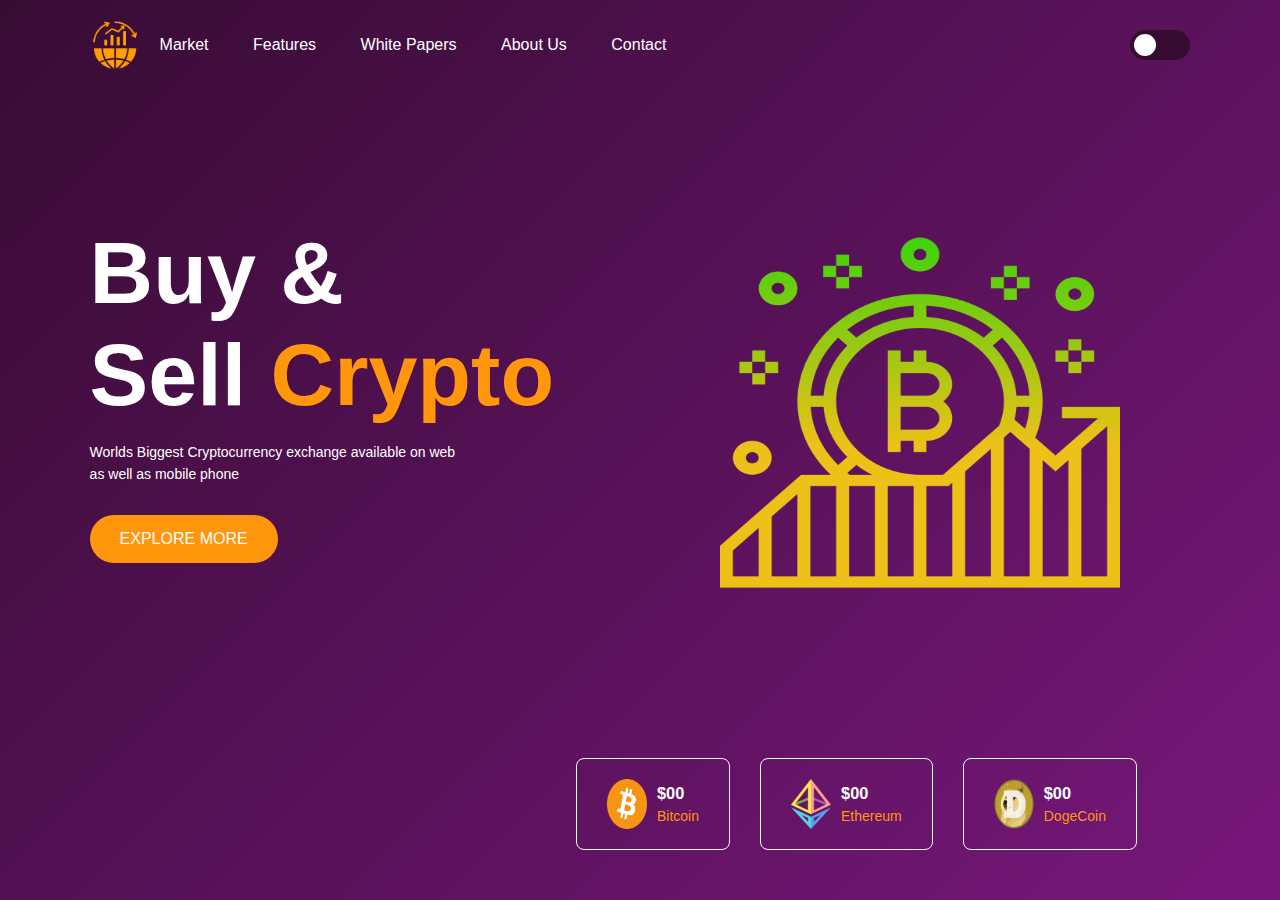
<file: index.html>
<!DOCTYPE html>
<html lang="en">
<head>
    <meta charset="UTF-8">
    <meta name="viewport" content="width=device-width, initial-scale=1.0">
    <title>Cryptocurrency Trading</title>
    <script src="index.js" defer></script>
    <link rel="stylesheet" href="index.css">
</head>
<body>
    <div class="container">
        <nav>
            <img src="images/TradeX2.png" alt="" class="logo">
            <ul>
                <li><a href="market.html">Market</a></li>
                <li><a href="feature.html">Features</a></li>
                <li><a href="">White Papers</a></li>
                <li><a href="about.html">About Us</a></li>
                <li><a href="">Contact</a></li>

            </ul>
            
            <label class="toggle">
                <input type="checkbox" id="toggleButton">
                <span class="slider"></span>
            </label>
        </nav>
        <div class="crypto-image">
            <img src="images/cryptocurrency.png">
          </div>
           
        <div class="content">
            <h1>Buy & <br>Sell <span>Crypto</span> </h1>
            <p>Worlds Biggest Cryptocurrency exchange available on web <br>as well as mobile phone</p>
            <a href="feature.html" class="btn">EXPLORE MORE</a>
        </div>

        <div class="coin-list">
            <div class="coin">
                <img src="images/Bitcoin.png" alt=""  class="images">
                <div>
                    <h3 class="h">$00</h3>
                    <p>Bitcoin</p>
                </div>
            </div>
            <div class="coin">
                <img src="images/Ethereum.png" alt="" class="images">
                <div>
                    <h3 class="h">$00</h3>
                    <p>Ethereum</p>
                </div>
            </div>
            <div class="coin">
                <img src="images/Dogecoin.png" alt="" class="images">
                <div>
                    <h3 class="h">$00</h3>
                    <p>DogeCoin</p>
                </div>
            </div>
            
        </div>
    </div>
</body>
</html>
</file>
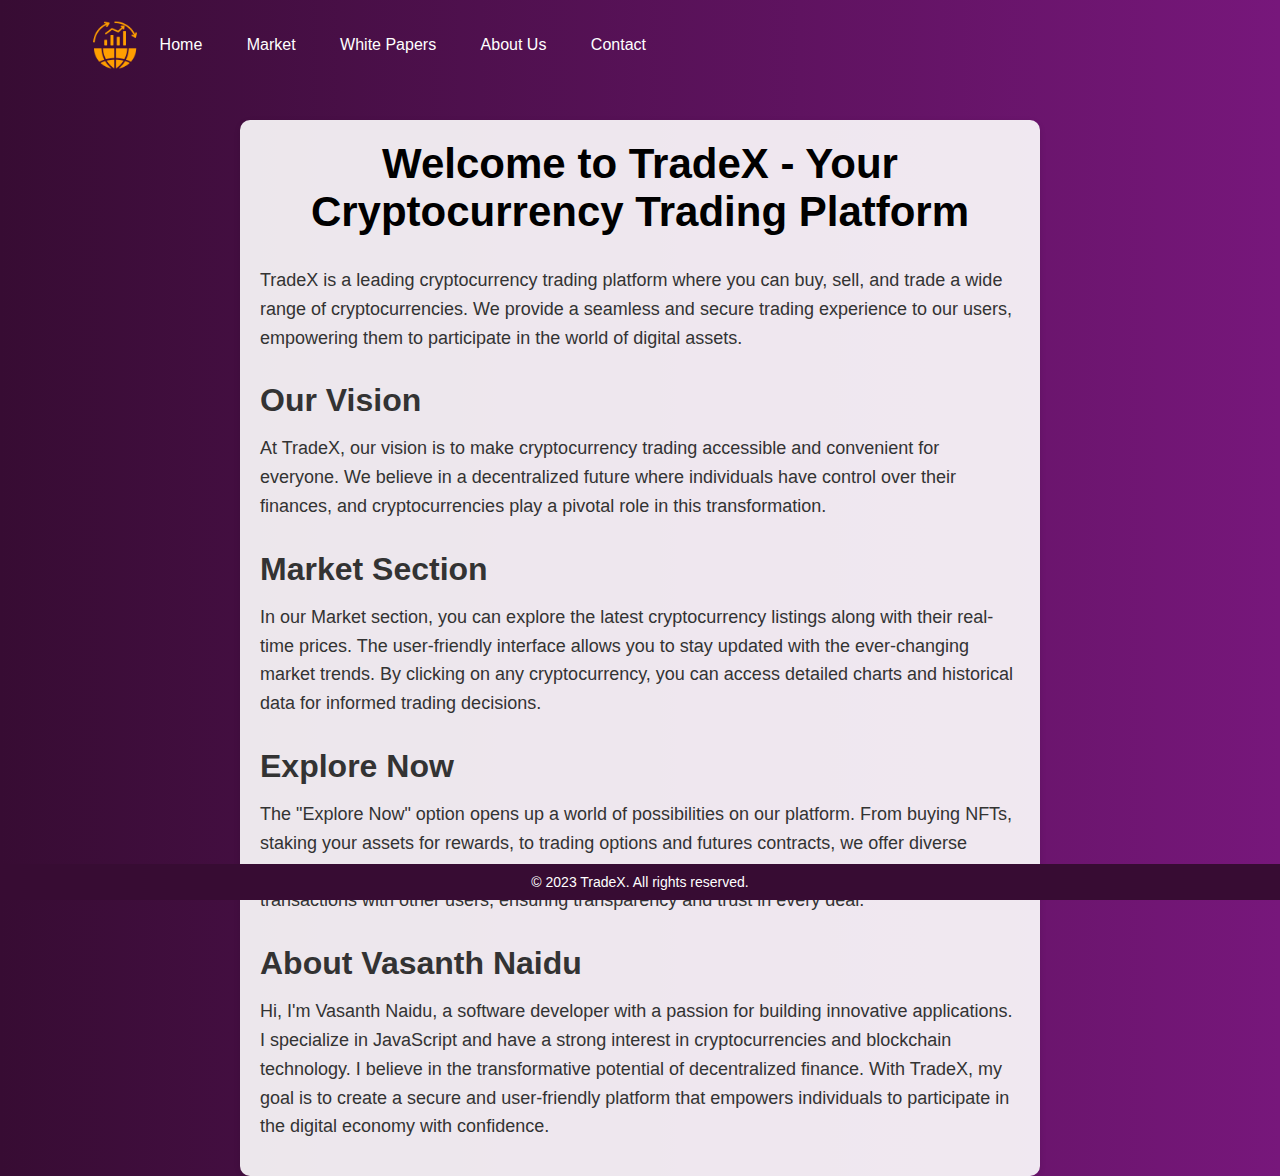
<file: about.html>
<!DOCTYPE html>
<html lang="en">
<head>
    <meta charset="UTF-8">
    <meta name="viewport" content="width=device-width, initial-scale=1.0">
    <title>About Us - TradeX</title>
    <link rel="stylesheet" href="about.css">
</head>
<body>
    <header>
        <nav>
            <img src="images/TradeX2.png" alt="TradeX" class="logo">
            <ul>
                <li><a href="index.html">Home</a></li>
                <li><a href="market.html">Market</a></li>
                <li><a href="">White Papers</a></li>
                <li><a href="about.html">About Us</a></li>
                <li><a href="">Contact</a></li>
            </ul>
        </nav>
    </header>

    <main class="about-content">
        <h1>Welcome to TradeX - Your Cryptocurrency Trading Platform</h1>
        <p>
            TradeX is a leading cryptocurrency trading platform where you can buy, sell, and trade a wide range of cryptocurrencies. We provide a seamless and secure trading experience to our users, empowering them to participate in the world of digital assets.
        </p>

        <h2>Our Vision</h2>
        <p>
            At TradeX, our vision is to make cryptocurrency trading accessible and convenient for everyone. We believe in a decentralized future where individuals have control over their finances, and cryptocurrencies play a pivotal role in this transformation.
        </p>

        <h2>Market Section</h2>
        <p>
            In our Market section, you can explore the latest cryptocurrency listings along with their real-time prices. The user-friendly interface allows you to stay updated with the ever-changing market trends. By clicking on any cryptocurrency, you can access detailed charts and historical data for informed trading decisions.
        </p>

        <h2>Explore Now</h2>
        <p>
            The "Explore Now" option opens up a world of possibilities on our platform. From buying NFTs, staking your assets for rewards, to trading options and futures contracts, we offer diverse features to cater to different trading preferences. Our peer-to-peer buying option enables direct transactions with other users, ensuring transparency and trust in every deal.
        </p>

        <h2>About Vasanth Naidu</h2>
        <p>
            Hi, I'm Vasanth Naidu, a software developer with a passion for building innovative applications. I specialize in JavaScript and have a strong interest in cryptocurrencies and blockchain technology. I believe in the transformative potential of decentralized finance. With TradeX, my goal is to create a secure and user-friendly platform that empowers individuals to participate in the digital economy with confidence.
        </p>
    </main>

    <footer>
        <p>&copy; 2023 TradeX. All rights reserved.</p>
    </footer>
  
</body>
</html>
</file>
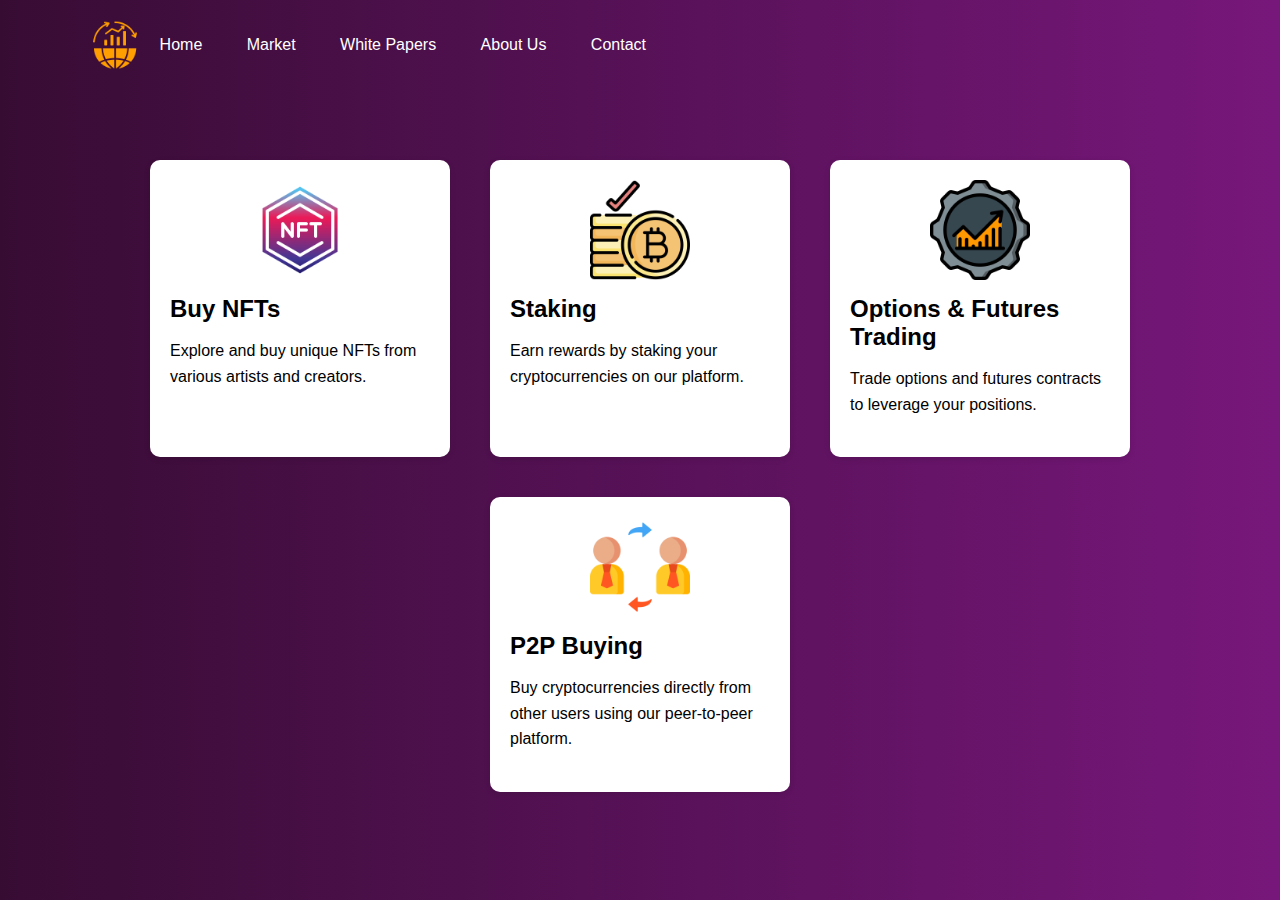
<file: feature.html>
<!DOCTYPE html>
<html lang="en">
<head>
    
    <title>Trading Features</title>
    <link rel="stylesheet" href="feature.css">
</head>
<body>
   <div class="container">
    <nav>
        <img src="images/TradeX2.png" alt="" class="logo">
        <ul>
            <li><a href="index.html">Home</a></li>
            <li><a href="market.html">Market</a></li>
            <li><a href="">White Papers</a></li>
            <li><a href="about.html">About Us</a></li>
            <li><a href="">Contact</a></li>

        </ul>
    
    </nav>
   </div>
    <div class="feature-cards">
        <div class="card">
            <img src="images/nft.png" alt="Buy NFTs" class="card-image">
            <h2>Buy NFTs</h2>
            <p>Explore and buy unique NFTs from various artists and creators.</p>
            
        </div>
        <div class="card">
            <img src="images/staking.png" alt="Staking" class="card-image">
            <h2>Staking</h2>
            <p>Earn rewards by staking your cryptocurrencies on our platform.</p>
            
        </div>
        <div class="card">
            <img src="images/option.png" alt="Options & Futures Trading" class="card-image">
            <h2>Options & Futures Trading</h2>
            <p>Trade options and futures contracts to leverage your positions.</p>
            
        </div>
        <div class="card">
            <img src="images/p2p.png" alt="P2P Buying" class="card-image">
            <h2>P2P Buying</h2>
            <p>Buy cryptocurrencies directly from other users using our peer-to-peer platform.</p>
            
        </div>
    </div>
    <!-- ...existing content... -->
</body>
</html>
</file>
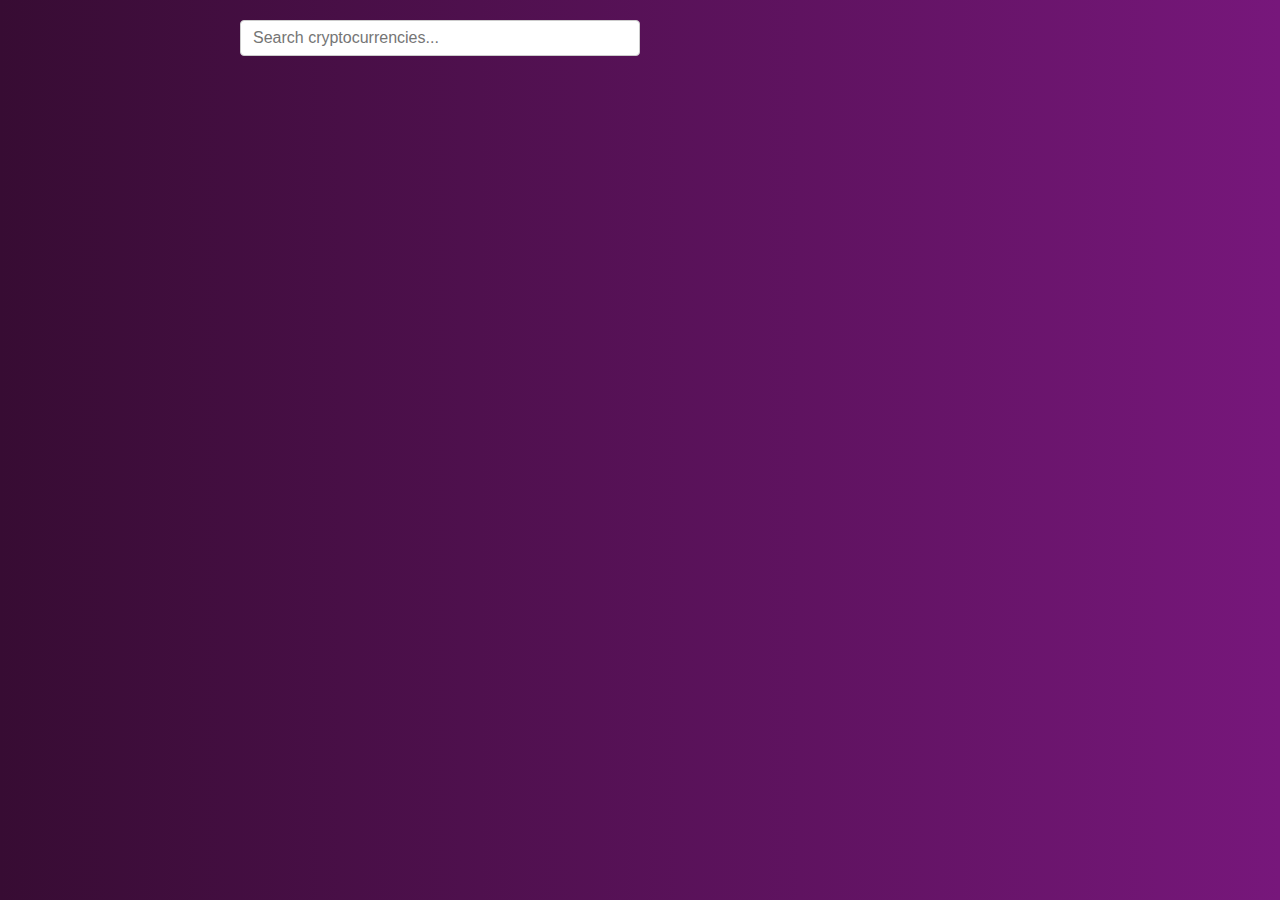
<file: market.html>
<!DOCTYPE html>
<html lang="en">
<head>
  <meta charset="UTF-8">
  <meta name="viewport" content="width=device-width, initial-scale=1.0">
  <title>Cryptocurrency Market</title>
  <link rel="stylesheet" href="market.css">
  <script src="market.js" defer></script>
  <!-- <script src="graph.js"defer></script> -->
</head>
<body>
  <!-- HTML -->

  <div class="container">
    <input type="text" id="searchInput" placeholder="Search cryptocurrencies...">
    <div id="coinList"></div>
  </div>


</body>
</html>
</file>
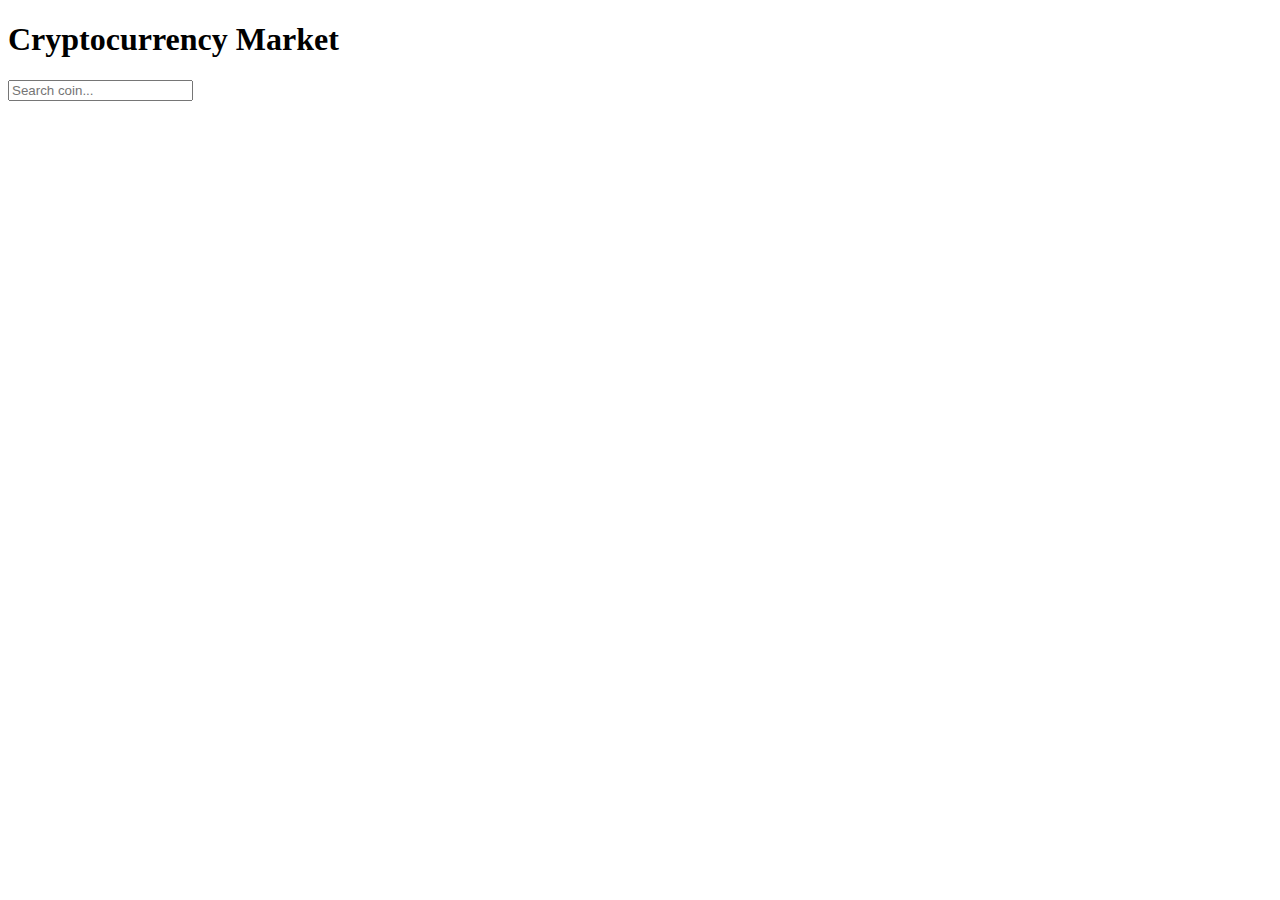
<file: search.html>
<!DOCTYPE html>
<html lang="en">
<head>
    <meta charset="UTF-8">
    <meta name="viewport" content="width=device-width, initial-scale=1.0">
    <script src="search.js"></script>
    <title>Search</title>
</head>
<body>
    <header>
        <h1>Cryptocurrency Market</h1>
        <input type="text" id="searchInput" placeholder="Search coin...">
    </header>
    
    <div class="container">

    </div>
</body>
</html>
</file>
<file: index.css>
*{
    margin: 0;
    padding: 0;
    font-family: 'Poppins',sans-serif;
    box-sizing: border-box;
}

body{
    width: 100%;
    height: 100vh;
    background: linear-gradient(135deg,#370c33,#77177b);
    background-position: center;
    background-size: cover;
    padding: 0 7%;
    color: #fff;
}
.dark-theme{
    width: 100%;
    height: 100vh;
    background: black;
    background-position: center;
    background-size: cover;
    padding: 0 7%;
    color: #fff;
}

nav{
    width: 100%;
    padding: 20px 0;
    display: flex;
    align-items: center;
}

.logo{
    width: 50px;
    cursor: pointer;
}

nav ul{
    flex: 1;
}
nav ul li{
    display: inline-block;
    margin: 10px 20px;
}
nav ul li a{
    color: #fff;
    text-decoration: none;

}
nav .btn{
    color: #fff;
    text-decoration: none;
    border: 1px solid #fff;
    padding: 10px 30px;
    border-radius: 20px;
}

.content{
    margin-top: 12%;
}
.content h1{
    font-size: 88px;
    margin-bottom: 15px;
}

.content h1 span{
    color:#ff960b
}
.content p{
    line-height: 22px;
    font-size: 14px;
}

.content .btn{
    display: inline-block;
    margin-top: 30px;
    background: #ff960b;
    color: #fff;
    text-decoration: none;
    padding: 15px 30px;
    border-radius: 30px;
}
.coin-list{
    position: absolute;
    right: 10%;
    bottom: 50px;
    display: flex;
    align-items: center;
}

.coin{
    display: flex;
    align-items: center;
    font-size: 14px;
    margin: 0 15px;
    color: #ff960b;
    border: 1px solid #fff;
    padding: 20px 30px;
    border-radius: 8px;
}
.coin img{
    width: 40px;
    margin-right: 10px;
}

.coin h3{
    color: #fff;
    margin-bottom: 5px;
}

.images{
    height: 50px;
    width: 50px;
}

.toggle {
    position: relative;
    display: inline-block;
    width: 60px;
    height: 30px;
}

.toggle input[type="checkbox"] {
    opacity: 0;
    width: 0;
    height: 0;
}

.slider {
    position: absolute;
    cursor: pointer;
    top: 0;
    left: 0;
    right: 0;
    bottom: 0;
    background-color: #370c33;
    border-radius: 15px;
    transition: 0.4s;
}

.slider:before {
    position: absolute;
    content: "";
    height: 22px;
    width: 22px;
    left: 4px;
    bottom: 4px;
    background-color: #fff;
    border-radius: 50%;
    transition: 0.4s;
}

input[type="checkbox"]:checked + .slider {
    background-color: #ff960b;
}

input[type="checkbox"]:checked + .slider:before {
    transform: translateX(30px);
}

/* ...existing styles... */


  
  .crypto-image {
    position: absolute;
    top: 50%;
    right: 160px; /* Adjust the horizontal position as needed */
    transform: translateY(-60%);
    z-index: -1; /* Push the image behind the content */
  }
  
  .crypto-image img {
    width: 400px; /* Adjust the size of the image as needed */
    height: 350px;
  }
  
  /* ...existing styles... */
</file>
<file: about.css>
/* Common styles (from the home page) */
* {
    margin: 0;
    padding: 0;
    font-family: 'Poppins', sans-serif;
    box-sizing: border-box;
}

body {
    width: 100%;
    height: 100vh;
    background: linear-gradient(90deg, #370c33, #77177b);
    background-position: center;
    background-size: cover;
    padding: 0 7%;
    color: #fff;
}



nav {
    width: 100%;
    padding: 20px 0;
    display: flex;
    align-items: center;
}

.logo {
    width: 50px;
    cursor: pointer;
}

nav ul {
    flex: 1;
}

nav ul li {
    display: inline-block;
    margin: 10px 20px;
}

nav ul li a {
    color: #fff;
    text-decoration: none;
}







/* About Us Page Styles */
main.about-content {
    max-width: 800px;
    margin: 30px auto;
    padding: 20px;
    background-color: rgba(255, 255, 255, 0.9);
    border-radius: 10px;
    box-shadow: 0 2px 6px rgba(0, 0, 0, 0.1);
    color: #333;
    min-height: calc(100vh - 210px);
}

main.about-content h1 {
    font-size: 42px;
    color: #000;
    text-align: center;
    margin-bottom: 30px;
}

main.about-content h2 {
    font-size: 32px;
    margin: 30px 0 15px;
    color: #333;
}

main.about-content p {
    font-size: 18px;
    line-height: 1.6;
    margin-bottom: 15px;
}
footer {
    position: fixed;
    bottom: 0;
    left: 0;
    width: 100%;
    text-align: center;
    padding: 10px 0;
    background-color:  #370c33;
}

footer p {
    font-size: 14px;
}
</file>
<file: feature.css>
*{
    margin: 0;
    padding: 0;
    font-family: 'Poppins',sans-serif;
    box-sizing: border-box;
}

body{
    width: 100%;
    height: 100vh;
    background: linear-gradient(90deg,#370c33,#77177b);
    background-position: center;
    background-size: cover;
    padding: 0 7%;
    color: #fff;
}


nav{
    width: 100%;
    padding: 20px 0;
    display: flex;
    align-items: center;
}

.logo{
    width: 50px;
    cursor: pointer;
}

nav ul{
    flex: 1;
}
nav ul li{
    display: inline-block;
    margin: 10px 20px;
}
nav ul li a{
    color: #fff;
    text-decoration: none;

}

.images{
    height: 50px;
    width: 50px;
}





.feature-cards {
    display: flex;
    flex-wrap: wrap;
    justify-content: center;
    margin-top: 50px;
}

.card {
    background-color: #fff;
    color: #000;
    padding: 20px;
    margin: 20px;
    border-radius: 10px;
    box-shadow: 0 2px 6px rgba(0, 0, 0, 0.1);
    width: 300px;
}

.card h2 {
    font-size: 24px;
    margin-bottom: 15px;
}
.card-image {
    width: 100px; /* Adjust the width and height as needed */
    height: 100px;
    margin: 0 auto 15px;
    display: block;
}
.card p {
    font-size: 16px;
    line-height: 1.6;
    margin-bottom: 20px;
}
</file>
<file: market.css>
body {
    font-family: 'Poppins', sans-serif;
    margin: 0;
    padding: 0;
    background: linear-gradient(90deg,#370c33,#77177b);
  }
  
  /* ...existing styles... */

.container {
  max-width: 800px;
  margin: 0 auto;
  padding: 20px;
  position: relative;
}


 
  

  .coin {
    display: flex;
    align-items: center;
    justify-content: space-between;
  padding: 10px 0;
  border-bottom: 1px solid #ccc;
  }
  .coin-image{
    width: 40px;
    height: 40px;
    margin-right: 10px;
}  
  
  .coin-name {
    font-weight: normal;
    color: #fff;
  }
  
  .coin-price {
    color: #ffac3e;
    margin-right: 150px;
    margin-bottom: 5px;
    font-weight: bold;
  }
  .coin-details{
    display: flex;
    align-items: center;
  }
  .coin-volume{
    font-weight: normal;
    color: #fff;
  }
  input {
    margin: 0;
    padding: 0;
    box-sizing: border-box;
  }
  
  /* Style the header and center its content */
  header {
    background-color: #f1f1f1;
    padding: 10px;
    text-align: center;
  }
  
  /* Style the h1 heading inside the header */
  header h1 {
    margin: 0;
    color: #333;
  }
  
  /* Style the search input */
  #searchInput {
    width: 100%;
    max-width: 400px;
    padding: 8px 12px;
    border: 1px solid #ccc;
    border-radius: 4px;
    font-size: 16px;
  }
  
  /* Optional: Add some spacing below the search input */
  #searchInput {
    margin-bottom: 20px;
  }
</file>
